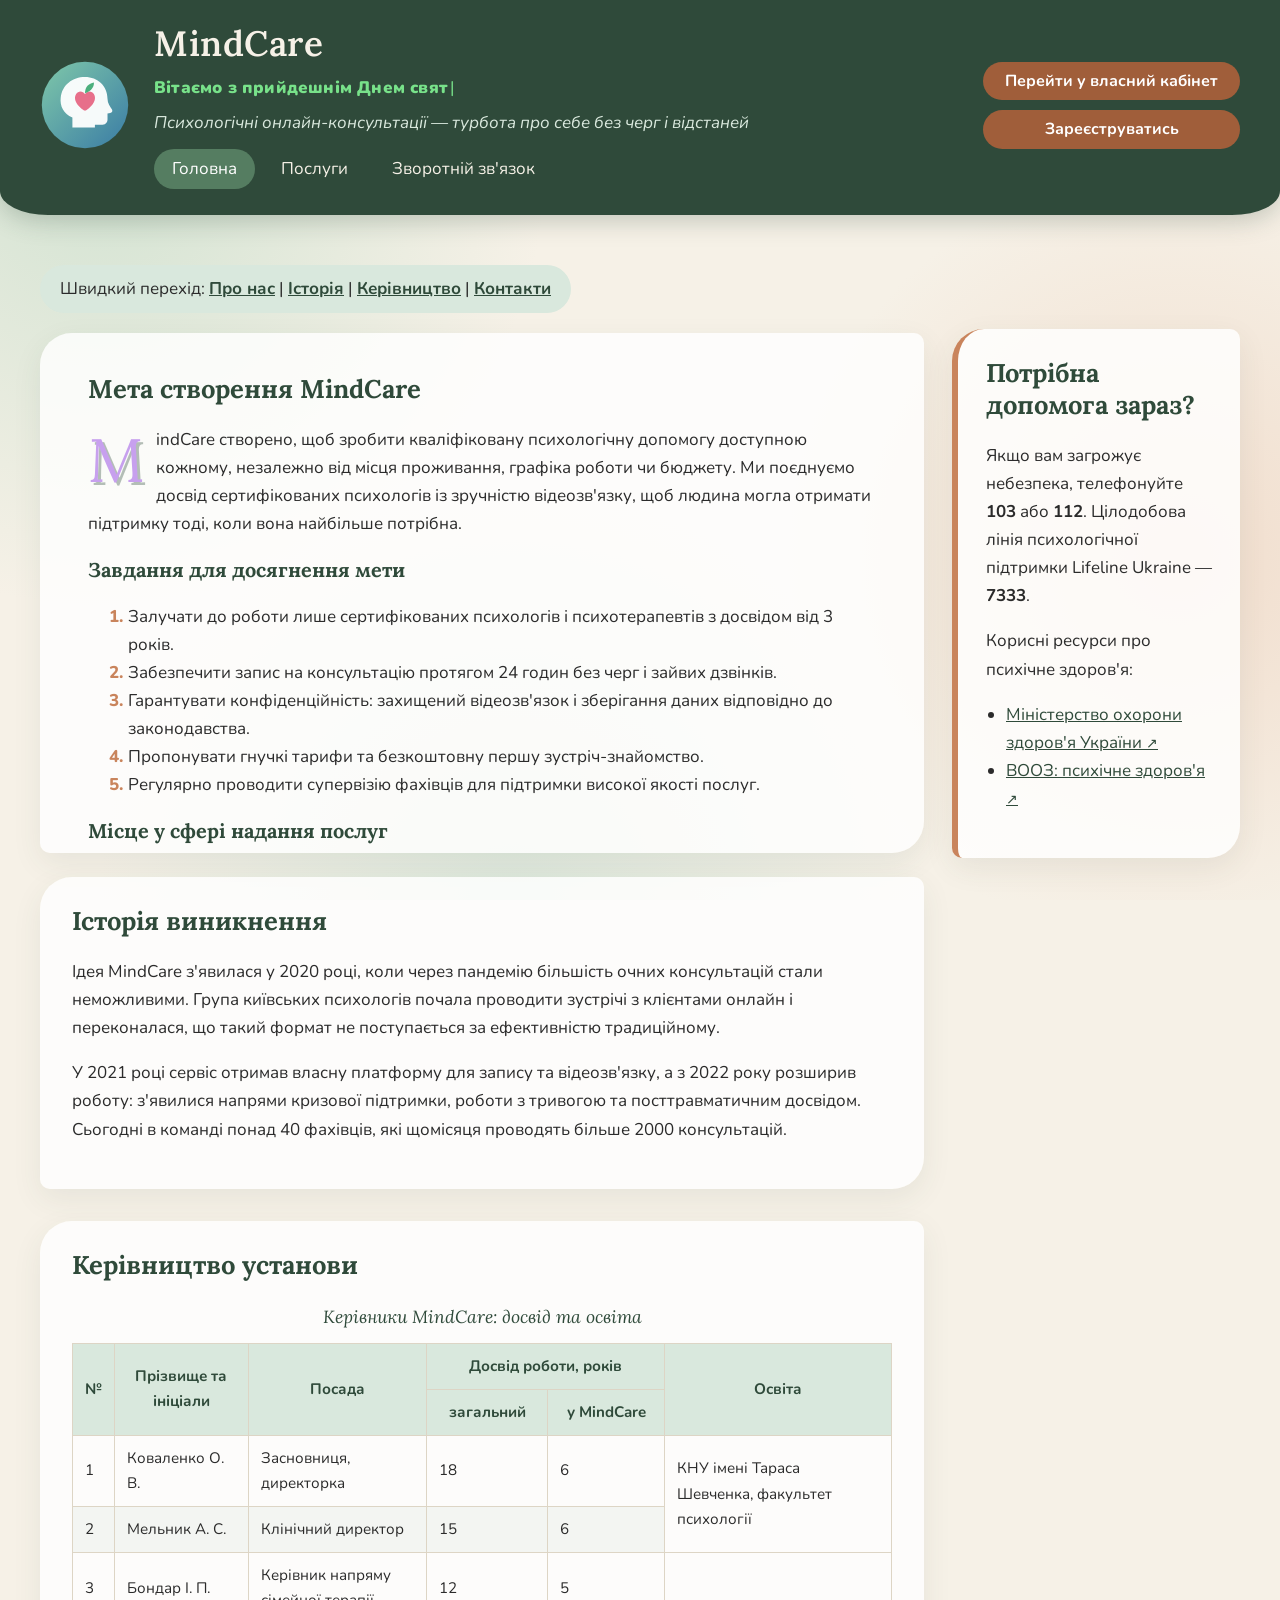
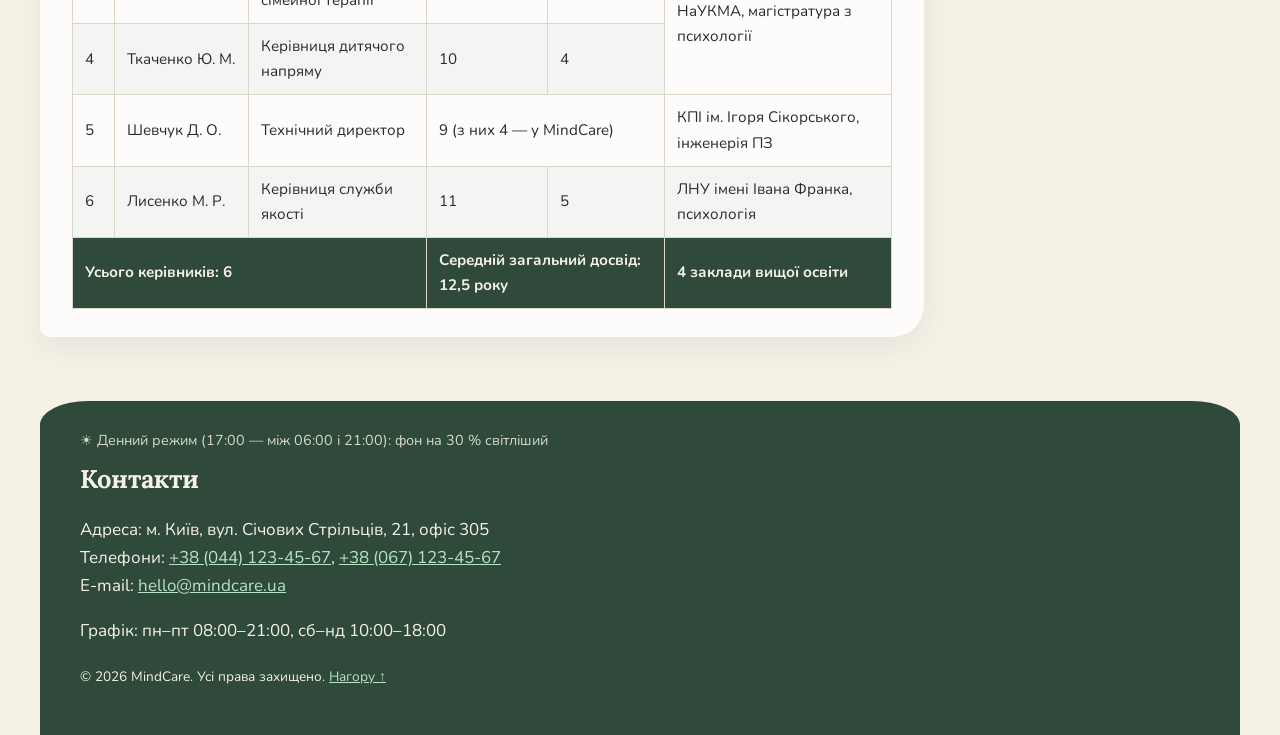
<file: index.html>
<!DOCTYPE html>
<html lang="uk">
<head>
    <meta charset="UTF-8">
    <meta name="viewport" content="width=device-width, initial-scale=1.0">
    <meta name="description" content="MindCare — онлайн-консультації психолога: індивідуальна, сімейна та дитяча терапія.">
    <title>MindCare - Психологічні онлайн-консультації</title>
    <link rel="icon" href="img/logo.svg" type="image/svg+xml">
    <!-- ЛР5: normalize.css вирівнює стилі за замовчуванням у різних браузерах -->
    <link rel="stylesheet" href="css/normalize.css">
    <link rel="stylesheet" href="css/styles.css">
    <link rel="stylesheet" href="css/dynamic.css">
    <script src="js/daytime.js" defer></script>
    <script src="js/typewriter.js" defer></script>
    <script src="js/header-offset.js" defer></script>
    <!-- Внутрішня таблиця стилів: правила, специфічні для Головної сторінки -->
    <style>
        /* ===== Сітка сторінки (Grid) ===== */
        body {
            display: grid;
            grid-template-columns: minmax(0, 1fr) 20rem;
            grid-template-areas:
                "main   aside"
                "footer footer";
            column-gap: 1.75rem;
            row-gap: 3rem;
            padding: calc(var(--header-h, var(--header-guess, 13.5rem)) + 3.125rem) 2.5rem 0;   /* висота шапки + відступ */
        }

        /* ===== Шапка: абсолютне позиціонування з 0 відступом зверху ===== */
        header {
            position: absolute;
            top: 0;
            left: 0;
            right: 0;
            z-index: 10;
            display: grid;
            grid-template-columns: auto 1fr auto;
            grid-template-areas:
                "logo title   actions"
                "logo typer   actions"
                "logo tagline actions"
                "logo nav     actions";
            column-gap: 1.5rem;
            row-gap: 0.375rem;
            align-items: center;
            padding: 1.375rem 2.5rem 1.625rem;
        }
        header img           { grid-area: logo; }
        header h1            { grid-area: title; }
        header .typewriter   { grid-area: typer; }
        header .tagline      { grid-area: tagline; }
        header nav           { grid-area: nav; margin-top: 0.375rem; }
        header > p:last-of-type {
            grid-area: actions;
            display: grid;
            gap: 0.625rem;
        }

        /* ===== Основна частина ===== */
        main {
            grid-area: main;
            position: relative;
            display: grid;
            align-content: start;
        }

        /* Рядок швидкого переходу */
        main > p:first-child {
            margin: 0 0 0.75rem;
            padding: 0.625rem 1.25rem;
            border-radius: 999px;
            background-color: var(--sage-light);
            justify-self: start;
        }
        main > p:first-child a {
            color: var(--forest);
            font-weight: 700;
        }

        article {
            margin: 1rem 0;
            padding: 1.75rem 2rem;
        }

        /* ===== Блок «Мета створення»: зовнішні відступи менші за внутрішні ===== */
        #about {
            margin: 0.5rem 0;              /* зовнішні — 0.5rem (8px)  */
            padding: 2.5rem 3rem;         /* внутрішні — 2.5rem і 3rem (40px і 48px) */
            /* найбільше тексту → смуга прокручування з'являється, коли текст не вміщується */
            max-height: 32.5rem;
            overflow-y: auto;
            overflow-x: hidden;
            scrollbar-width: thin;
            scrollbar-color: var(--sage) transparent;
        }

        /* ЛР5: scrollbar-width/color не підтримує Safari — для WebKit/Blink свій псевдоелемент */
        #about::-webkit-scrollbar {
            width: 8px;
        }
        #about::-webkit-scrollbar-thumb {
            background-color: var(--sage);
            border-radius: 8px;
        }

        /* Перша літера опису мети: псевдоелемент ::first-letter + float */
        #about > p:first-of-type::first-letter {
            float: left;
            font-family: "Lora", Georgia, serif;
            font-size: 3.6em;
            line-height: 0.9;
            margin: 0.375rem 0.75rem 0 0;
            color: hsl(270, 70%, 78%);                         /* світло-фіолетовий */
            text-shadow: 3px 3px 0 rgba(47, 74, 58, 0.35);    /* тінь */
        }

        /* Загальний комбінатор сусідніх елементів (~): абзаци після підзаголовка */
        #about h3 ~ p {
            border-left: 4px solid var(--sage);
            padding-left: 1rem;
        }

        #about ol li::marker {
            color: var(--clay);
            font-weight: 800;
        }

        /* ===== Історія та таблиця керівників: перехід (transition) ===== */
        #history,
        #team {
            transition:
                transform 0.35s ease,
                box-shadow 0.35s ease,
                background-color 0.35s ease;
        }
        #history:hover,
        #team:hover {
            transform: translate(-5px, 5px);                  /* 5px ліворуч і вниз */
            box-shadow: -10px 14px 30px rgba(47, 74, 58, 0.22);
            background-color: var(--card-hover);
        }

        #team {
            overflow-x: auto;
        }

        table {
            width: 100%;
            border-collapse: collapse;
            font-size: 0.95rem;
        }
        caption {
            font-family: "Lora", Georgia, serif;
            font-style: italic;
            font-size: 1.1rem;
            color: var(--forest);
            padding-bottom: 0.75rem;
        }
        th,
        td {
            border: 1px solid #ddd5c5;
            padding: 0.625rem 0.75rem;
            text-align: left;
            vertical-align: middle;
        }
        thead th {
            background-color: var(--sage-light);
            color: var(--forest);
            text-align: center;
        }
        tbody tr:nth-child(even) {
            background-color: var(--row-alt);
        }
        tfoot th,
        tfoot td {
            background-color: var(--forest);
            color: var(--sand);
            font-weight: 700;
        }

        /* ===== Бічна панель: «липке» позиціонування ===== */
        aside {
            grid-area: aside;
            position: -webkit-sticky;
            position: sticky;
            top: 1.5rem;
            z-index: 1;
            align-self: start;
            margin-top: 4rem;
            padding: 1.75rem;
            border-left: 6px solid var(--clay);
        }
        aside ul {
            padding-left: 1.25rem;
        }
        aside a {
            color: var(--forest);
        }

        /* ===== Підвал: через 2 с наведення шрифт стає червоним напівжирним ===== */
        footer {
            grid-area: footer;
        }
        footer address {
            font-style: normal;
            transition: color 0s, font-weight 0s;
        }
        footer address:hover {
            color: red;
            font-weight: 700;
            transition-delay: 2s;
        }
        /* посилання успадковують колір адреси, тож змінюються разом із нею */
        footer address:hover a {
            color: inherit;
        }

        /* ===== Адаптивність ===== */
        @media (max-width: 900px) {
            body {
                grid-template-columns: 1fr;
                grid-template-areas:
                    "main"
                    "aside"
                    "footer";
                padding: calc(var(--header-h, var(--header-guess, 18.4rem)) + 2rem) 1rem 0;
            }
            header {
                grid-template-columns: auto 1fr;
                grid-template-areas:
                    "logo    title"
                    "typer   typer"
                    "tagline tagline"
                    "nav     nav"
                    "actions actions";
                padding: 1.125rem 1.25rem 1.375rem;
            }
            header > p:last-of-type {
                grid-auto-flow: column;
                justify-content: start;
            }
            aside {
                position: static;
                margin-top: 0;
            }
            #about {
                padding: 1.75rem 1.5rem;
            }
        }
    </style>
    <!-- ЛР5: медіазапити підключено останніми, щоб вони мали вищий пріоритет -->
    <link rel="stylesheet" href="css/responsive.css">
</head>
<body class="page-home">

    <header>
        <img src="img/logo.svg" alt="Логотип MindCare" width="90" height="90">
        <h1>MindCare</h1>
        <p class="typewriter" id="typewriter"></p>
        <p class="tagline"><i>Психологічні онлайн-консультації — турбота про себе без черг і відстаней</i></p>

        <nav>
            <ul>
                <li><a href="index.html" aria-current="page">Головна</a></li>
                <li><a href="services.html">Послуги</a></li>
                <li><a href="feedback.html">Зворотній зв'язок</a></li>
            </ul>
        </nav>

        <p>
            <button type="button" title="Вхід до особистого кабінету клієнта">Перейти у власний кабінет</button>
            <button type="button" title="Створити новий обліковий запис">Зареєструватись</button>
        </p>
    </header>

    <main>
        <p>
            Швидкий перехід:
            <a href="#about">Про нас</a> |
            <a href="#history">Історія</a> |
            <a href="#team">Керівництво</a> |
            <a href="#contacts">Контакти</a>
        </p>

        <article id="about">
            <h2>Мета створення MindCare</h2>
            <p>
                MindCare створено, щоб зробити кваліфіковану психологічну допомогу доступною
                кожному, незалежно від місця проживання, графіка роботи чи бюджету. Ми поєднуємо
                досвід сертифікованих психологів із зручністю відеозв'язку, щоб людина могла
                отримати підтримку тоді, коли вона найбільше потрібна.
            </p>

            <h3>Завдання для досягнення мети</h3>
            <ol type="1">
                <li>Залучати до роботи лише сертифікованих психологів і психотерапевтів з досвідом від 3 років.</li>
                <li>Забезпечити запис на консультацію протягом 24 годин без черг і зайвих дзвінків.</li>
                <li>Гарантувати конфіденційність: захищений відеозв'язок і зберігання даних відповідно до законодавства.</li>
                <li>Пропонувати гнучкі тарифи та безкоштовну першу зустріч-знайомство.</li>
                <li>Регулярно проводити супервізію фахівців для підтримки високої якості послуг.</li>
            </ol>

            <h3>Місце у сфері надання послуг</h3>
            <p>
                MindCare належить до сфери медико-психологічних послуг і працює у форматі
                <dfn>телепсихології</dfn> — дистанційного консультування за допомогою інтернету.
                Сервіс не замінює екстреної медичної допомоги, але доповнює роботу державних
                і приватних закладів, знімаючи бар'єри доступу до психолога.
            </p>
            <p>
                <span>Ми віримо, що</span> <i>піклування про психічне здоров'я</i> — це
                <b>така ж норма</b>, як турбота про фізичне, а <em>звернення по допомогу</em> —
                ознака <u>сили, а не слабкості</u>.
            </p>
        </article>

        <article id="history">
            <h2>Історія виникнення</h2>
            <p>
                Ідея MindCare з'явилася у 2020 році, коли через пандемію більшість очних
                консультацій стали неможливими. Група київських психологів почала проводити
                зустрічі з клієнтами онлайн і переконалася, що такий формат не поступається
                за ефективністю традиційному.
            </p>
            <p>
                У 2021 році сервіс отримав власну платформу для запису та відеозв'язку,
                а з 2022 року розширив роботу: з'явилися напрями кризової підтримки,
                роботи з тривогою та посттравматичним досвідом. Сьогодні в команді понад
                40 фахівців, які щомісяця проводять більше 2000 консультацій.
            </p>
        </article>

        <article id="team">
            <h2>Керівництво установи</h2>
            <table border="1" cellpadding="6">
                <caption>Керівники MindCare: досвід та освіта</caption>
                <thead>
                    <tr>
                        <th rowspan="2">№</th>
                        <th rowspan="2">Прізвище та ініціали</th>
                        <th rowspan="2">Посада</th>
                        <th colspan="2">Досвід роботи, років</th>
                        <th rowspan="2">Освіта</th>
                    </tr>
                    <tr>
                        <th>загальний</th>
                        <th>у MindCare</th>
                    </tr>
                </thead>
                <tbody>
                    <tr>
                        <td>1</td>
                        <td>Коваленко О. В.</td>
                        <td>Засновниця, директорка</td>
                        <td>18</td>
                        <td>6</td>
                        <td rowspan="2">КНУ імені Тараса Шевченка, факультет психології</td>
                    </tr>
                    <tr>
                        <td>2</td>
                        <td>Мельник А. С.</td>
                        <td>Клінічний директор</td>
                        <td>15</td>
                        <td>6</td>
                    </tr>
                    <tr>
                        <td>3</td>
                        <td>Бондар І. П.</td>
                        <td>Керівник напряму сімейної терапії</td>
                        <td>12</td>
                        <td>5</td>
                        <td rowspan="2">НаУКМА, магістратура з психології</td>
                    </tr>
                    <tr>
                        <td>4</td>
                        <td>Ткаченко Ю. М.</td>
                        <td>Керівниця дитячого напряму</td>
                        <td>10</td>
                        <td>4</td>
                    </tr>
                    <tr>
                        <td>5</td>
                        <td>Шевчук Д. О.</td>
                        <td>Технічний директор</td>
                        <td colspan="2">9 (з них 4 — у MindCare)</td>
                        <td>КПІ ім. Ігоря Сікорського, інженерія ПЗ</td>
                    </tr>
                    <tr>
                        <td>6</td>
                        <td>Лисенко М. Р.</td>
                        <td>Керівниця служби якості</td>
                        <td>11</td>
                        <td>5</td>
                        <td>ЛНУ імені Івана Франка, психологія</td>
                    </tr>
                </tbody>
                <tfoot>
                    <tr>
                        <th colspan="3">Усього керівників: 6</th>
                        <td colspan="2">Середній загальний досвід: 12,5 року</td>
                        <td>4 заклади вищої освіти</td>
                    </tr>
                </tfoot>
            </table>
        </article>
    </main>

    <aside>
        <h2>Потрібна допомога зараз?</h2>
        <p>
            Якщо вам загрожує небезпека, телефонуйте <b>103</b> або <b>112</b>.
            Цілодобова лінія психологічної підтримки Lifeline Ukraine — <b>7333</b>.
        </p>
        <p>Корисні ресурси про психічне здоров'я:</p>
        <ul>
            <li><a href="https://moz.gov.ua/" target="_blank">Міністерство охорони здоров'я України</a></li>
            <li><a href="https://www.who.int/health-topics/mental-health" target="_blank">ВООЗ: психічне здоров'я</a></li>
        </ul>
    </aside>

    <footer id="contacts">
        <h2>Контакти</h2>
        <address>
            Адреса: м. Київ, вул. Січових Стрільців, 21, офіс 305<br>
            Телефони: <a href="tel:+380441234567">+38 (044) 123-45-67</a>,
            <a href="tel:+380671234567">+38 (067) 123-45-67</a><br>
            E-mail: <a href="mailto:hello@mindcare.ua">hello@mindcare.ua</a>
        </address>
        <p>Графік: пн–пт 08:00–21:00, сб–нд 10:00–18:00</p>
        <p><small>&copy; 2026 MindCare. Усі права захищено. <a href="#about">Нагору &uarr;</a></small></p>
    </footer>

</body>
</html>
</file>
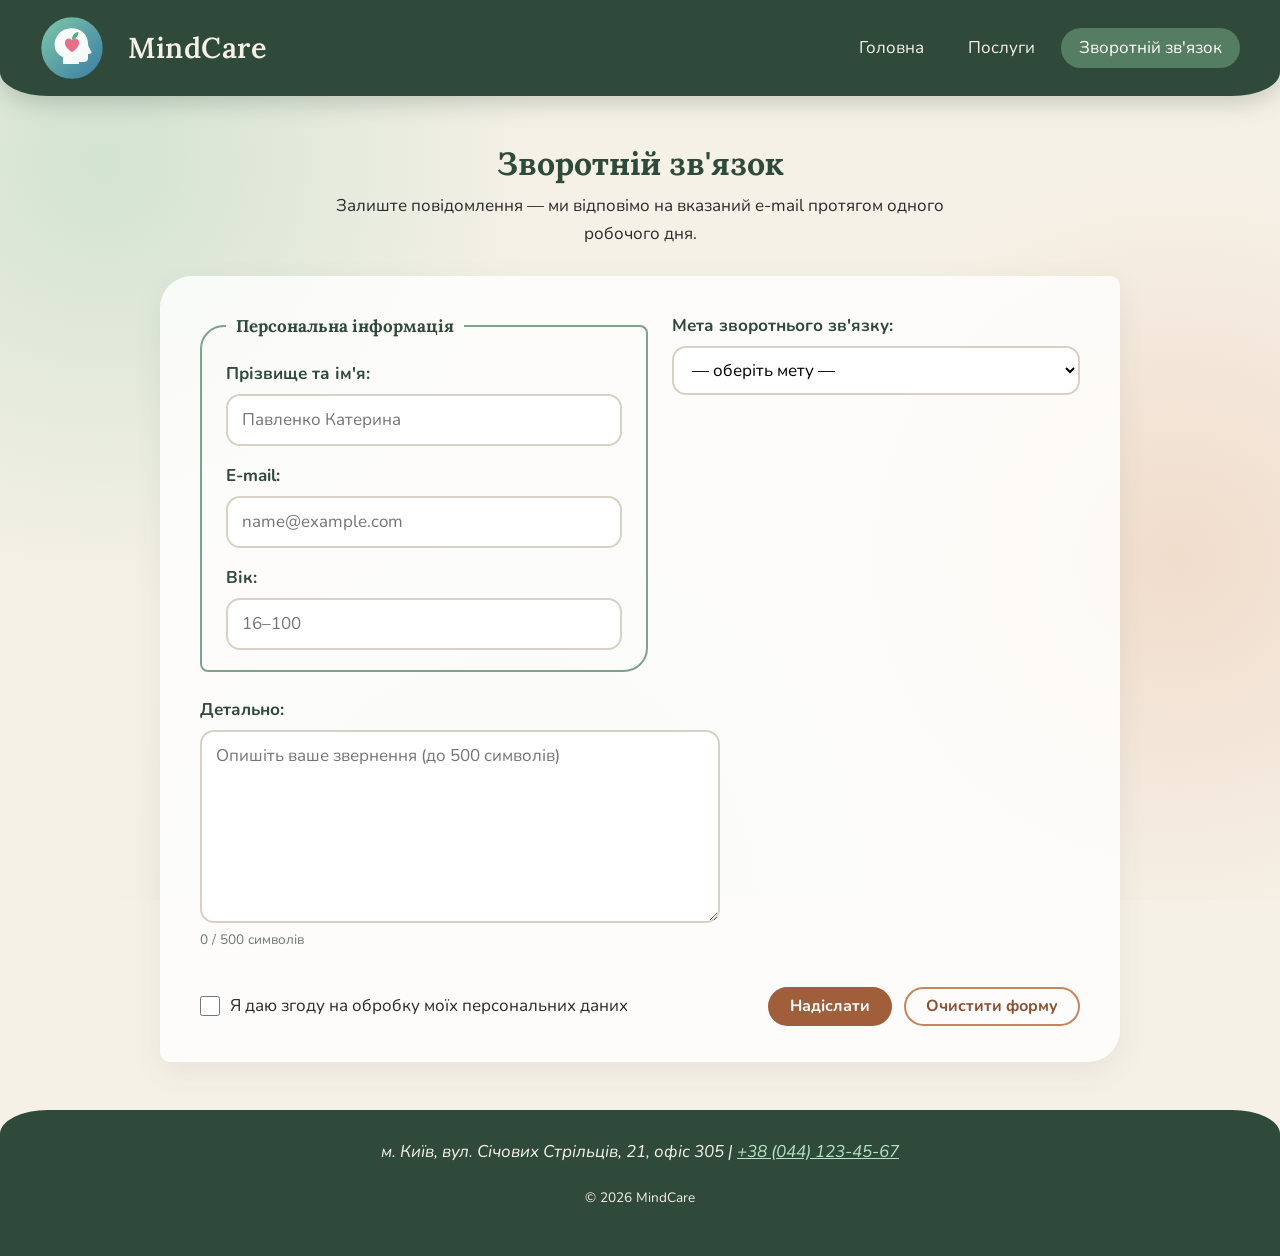
<file: feedback.html>
<!DOCTYPE html>
<html lang="uk">
<head>
    <meta charset="UTF-8">
    <meta name="viewport" content="width=device-width, initial-scale=1.0">
    <meta name="description" content="Зворотній зв'язок MindCare: залиште питання чи відгук — відповімо на e-mail протягом одного робочого дня.">
    <title>Зворотній зв'язок | MindCare</title>
    <link rel="icon" href="img/logo.svg" type="image/svg+xml">
    <!-- ЛР5: normalize.css вирівнює стилі за замовчуванням у різних браузерах -->
    <link rel="stylesheet" href="css/normalize.css">
    <link rel="stylesheet" href="css/styles.css">
    <link rel="stylesheet" href="css/dynamic.css">
    <script src="js/feedback-tooltip.js" defer></script>
    <script src="js/feedback-form.js" defer></script>
    <!-- Внутрішня таблиця стилів: сторінка «Зворотній зв'язок» побудована на Flexbox -->
    <style>
        /* ===== Сторінка — flex-контейнер у стовпчик ===== */
        body {
            display: flex;
            flex-direction: column;
            min-height: 100vh;
        }

        /* ===== Шапка — flex-контейнер у рядок ===== */
        header {
            display: flex;
            flex-flow: row wrap;
            justify-content: space-between;
            align-items: center;
            gap: 1rem 1.5rem;
            padding: 1rem 2.5rem;
        }
        header img {
            width: 4rem;
            height: 4rem;
        }
        header h1 {
            flex-grow: 1;                 /* назва забирає вільне місце */
            font-size: 1.8rem;
        }

        /* ===== Основна частина ===== */
        main {
            flex: 1 0 auto;               /* розтягується, щоб підвал був унизу */
            display: flex;
            flex-direction: column;
            align-items: center;
            padding: 3rem 1.5rem;
        }
        main > h2 {
            font-size: 2rem;
            margin-bottom: 0.5rem;
        }
        main > p {
            margin: 0 0 1.75rem;
            max-width: 38.75rem;
            text-align: center;
        }

        /* ===== Форма — flex-контейнер з перенесенням рядків ===== */
        form {
            display: flex;
            flex-flow: row wrap;
            justify-content: space-between;
            align-items: stretch;
            align-content: flex-start;
            gap: 1.5rem;
            width: min(60rem, 100%);
            padding: 2.25rem 2.5rem;
            background-color: var(--card);
            border-radius: var(--radius-organic);
            box-shadow: 0 10px 30px rgba(47, 74, 58, 0.08);
        }

        /* «Персональна інформація» — ліва колонка */
        fieldset {
            order: 1;
            flex: 1 1 20rem;
            display: flex;
            flex-direction: column;
            gap: 0.25rem;
            margin: 0;
            padding: 1.25rem 1.5rem 0.5rem;
            border: 2px solid var(--sage);
            border-radius: 24px 8px 24px 8px;
        }
        legend {
            padding: 0 0.625rem;
            font-family: "Lora", Georgia, serif;
            font-weight: 700;
            color: var(--forest);
        }

        /* Поле: підпис над елементом керування */
        .field {
            display: flex;
            flex-direction: column;
            gap: 0.375rem;
            margin: 0 0 0.75rem;
        }
        .field label {
            font-weight: 700;
            color: var(--forest);
        }

        /* «Мета» і «Детально» — права колонка */
        .field-purpose {
            order: 2;
            flex: 1 1 17.5rem;
            align-self: flex-start;
        }
        .field-details {
            order: 3;
            flex: 2 1 100%;
        }

        /* Згода і кнопки — нижній рядок */
        .field-consent {
            order: 4;
            flex: 1 1 auto;
            display: flex;
            align-items: center;
            gap: 0.625rem;
            margin: 0;
        }
        .form-actions {
            order: 5;
            flex: 0 0 auto;               /* кнопки не стискаються */
            align-self: center;
            display: flex;
            gap: 0.75rem;
            margin: 0;
        }

        /* Елементи керування */
        input,
        select,
        textarea {
            font: inherit;
            padding: 0.625rem 0.875rem;
            border: 2px solid #d8d2c4;
            border-radius: 14px;
            background-color: white;
            transition: border-color 0.25s, box-shadow 0.25s;
        }
        textarea {
            resize: vertical;
            max-width: 100%;
        }
        input:focus,
        select:focus,
        textarea:focus {
            outline: none;
            border-color: var(--sage);
            box-shadow: 0 0 0 4px hsla(138, 24%, 57%, 0.25);
        }
        /* Селектор атрибута: заповнене, але неправильне поле */
        input[type="email"]:not(:-ms-input-placeholder):invalid, input[type="number"]:not(:-ms-input-placeholder):invalid {
            border-color: firebrick;
        }
        input[type="email"]:not(:placeholder-shown):invalid,
        input[type="number"]:not(:placeholder-shown):invalid {
            border-color: firebrick;
        }
        input[type="checkbox"] {
            width: 1.25rem;
            height: 1.25rem;
            accent-color: var(--forest);
        }

        footer {
            text-align: center;
        }

        @media (max-width: 700px) {
            header { padding: 0.75rem 1rem; }
            form   { padding: 1.5rem 1.25rem; }
            .form-actions { flex-grow: 1; justify-content: center; }
        }
    </style>
    <!-- ЛР5: медіазапити підключено останніми, щоб вони мали вищий пріоритет -->
    <link rel="stylesheet" href="css/responsive.css">
</head>
<body class="page-feedback">

    <header>
        <img src="img/logo.svg" alt="Логотип MindCare" width="90" height="90">
        <h1>MindCare</h1>
        <nav>
            <ul>
                <li><a href="index.html">Головна</a></li>
                <li><a href="services.html">Послуги</a></li>
                <li><a href="feedback.html" aria-current="page">Зворотній зв'язок</a></li>
            </ul>
        </nav>
    </header>

    <main>
        <h2>Зворотній зв'язок</h2>
        <p>Залиште повідомлення — ми відповімо на вказаний e-mail протягом одного робочого дня.</p>

        <form action="#" method="get">
            <fieldset>
                <legend>Персональна інформація</legend>

                <p class="field">
                    <label for="full-name">Прізвище та ім'я:</label>
                    <input type="text" id="full-name" name="full-name"
                           placeholder="Павленко Катерина" minlength="3" maxlength="60" required>
                </p>

                <p class="field">
                    <label for="email">E-mail:</label>
                    <input type="email" id="email" name="email"
                           placeholder="name@example.com" required>
                </p>

                <p class="field">
                    <label for="age">Вік:</label>
                    <input type="number" id="age" name="age" min="16" max="100" placeholder="16–100" required>
                </p>
            </fieldset>

            <p class="field field-purpose">
                <label for="purpose">Мета зворотнього зв'язку:</label>
                <select id="purpose" name="purpose" required>
                    <option value="" selected disabled>— оберіть мету —</option>
                    <option value="cooperation">Співпраця</option>
                    <option value="quality-complaint">Скарга на якість послуги</option>
                    <option value="suggestion">Пропозиція</option>
                    <option value="site-error">Наявність помилки на сайті</option>
                </select>
            </p>

            <p class="field field-details">
                <label for="details">Детально:</label>
                <textarea id="details" name="details" rows="6" cols="50" maxlength="500"
                          placeholder="Опишіть ваше звернення (до 500 символів)"></textarea>
            </p>

            <p class="field-consent">
                <input type="checkbox" id="consent" name="consent" required>
                <label for="consent">Я даю згоду на обробку моїх персональних даних</label>
            </p>

            <p class="form-actions">
                <button type="submit">Надіслати</button>
                <button type="reset" onclick="return confirmReset()">Очистити форму</button>
            </p>
        </form>
    </main>

    <footer>
        <address>
            м. Київ, вул. Січових Стрільців, 21, офіс 305 |
            <a href="tel:+380441234567">+38 (044) 123-45-67</a>
        </address>
        <p><small>&copy; 2026 MindCare</small></p>
    </footer>

</body>
</html>
</file>
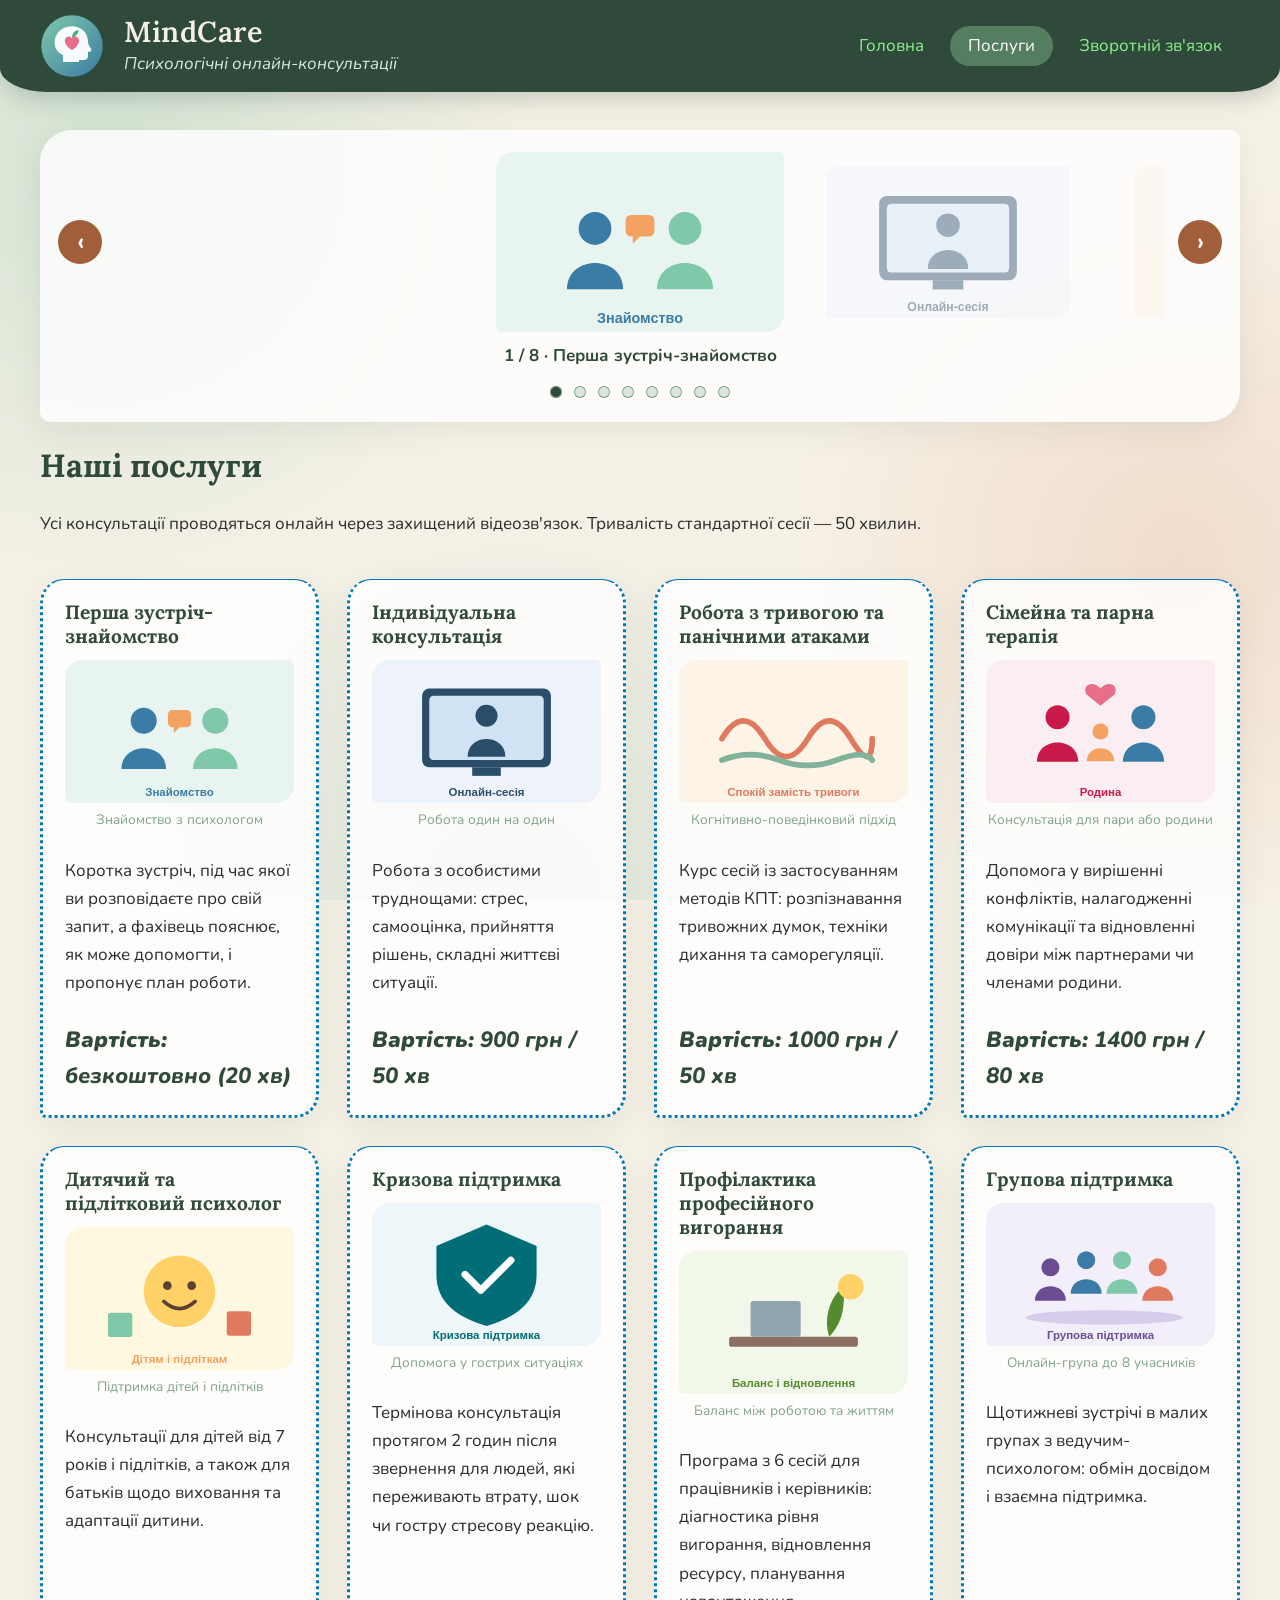
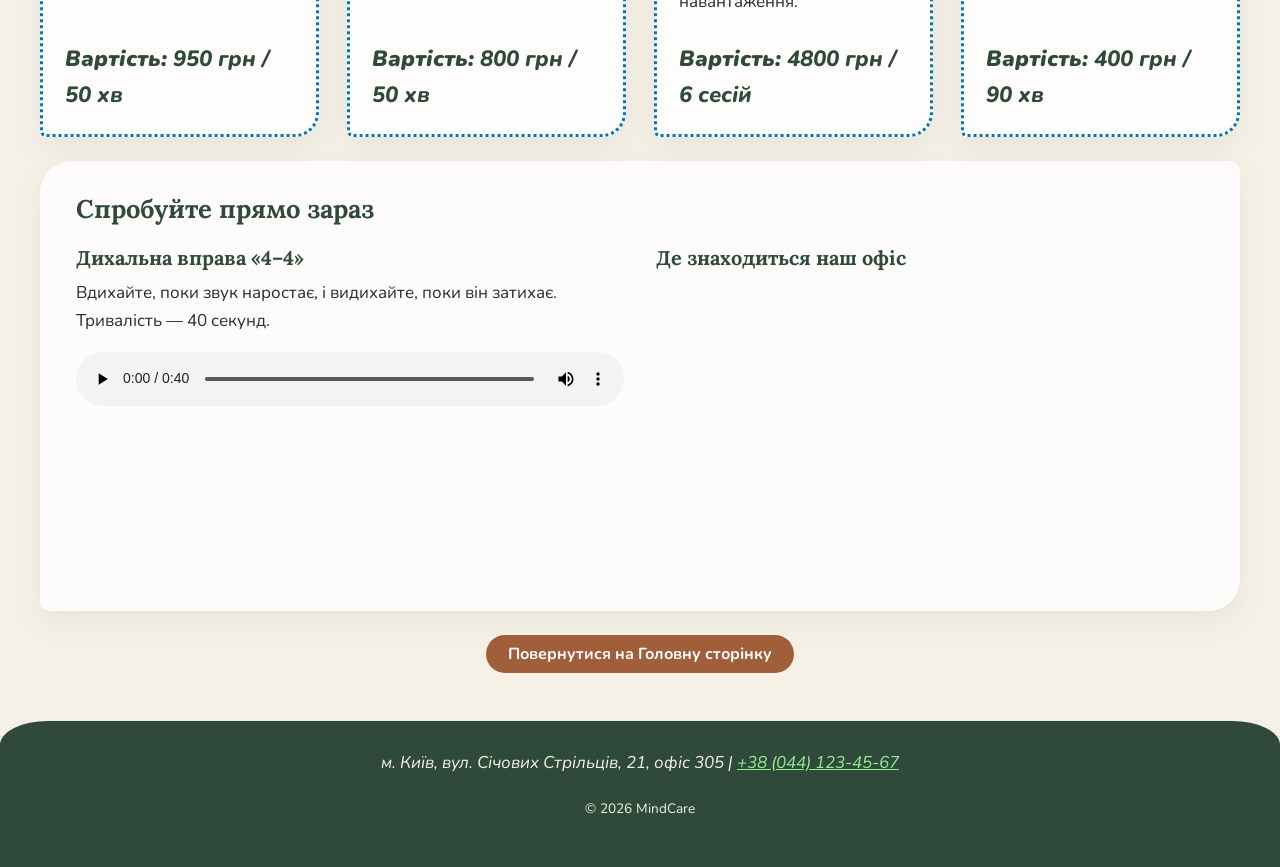
<file: services.html>
<!DOCTYPE html>
<html lang="uk">
<head>
    <meta charset="UTF-8">
    <meta name="viewport" content="width=device-width, initial-scale=1.0">
    <meta name="description" content="Послуги MindCare: перша зустріч, індивідуальні, сімейні та дитячі онлайн-консультації психолога, ціни та тривалість сесій.">
    <title>Послуги | MindCare</title>
    <link rel="icon" href="img/logo.svg" type="image/svg+xml">
    <!-- ЛР5: normalize.css вирівнює стилі за замовчуванням у різних браузерах -->
    <link rel="stylesheet" href="css/normalize.css">
    <link rel="stylesheet" href="css/styles.css">
    <link rel="stylesheet" href="css/dynamic.css">
    <script src="js/carousel.js" defer></script>
    <script src="js/lot-question.js" defer></script>
    <script src="js/header-offset.js" defer></script>
    <!-- Внутрішня таблиця стилів: правила сторінки «Послуги» -->
    <style>
        /* ===== Шапка зафіксована зверху ===== */
        header {
            position: fixed;
            top: 0;
            left: 0;
            right: 0;
            z-index: 10;
            display: grid;
            grid-template-columns: auto 1fr auto;
            grid-template-areas:
                "logo title   nav"
                "logo tagline nav";
            column-gap: 1.25rem;
            align-items: center;
            padding: 0.875rem 2.5rem;
        }
        header img               { grid-area: logo; width: 4rem; height: 4rem; }
        header h1                { grid-area: title; font-size: 1.8rem; }
        header > p               { grid-area: tagline; }
        header nav               { grid-area: nav; }

        /* ===== Сітка сторінки (Grid) ===== */
        body {
            display: grid;
            grid-template-rows: auto 1fr auto;
            min-height: 100vh;
            padding-top: calc(var(--header-h, 5.75rem) + 2.375rem);   /* висота шапки + відступ */
        }
        main {
            display: grid;
            gap: 1.5rem;
            width: min(75rem, 100% - 3rem);
            margin: 0 auto 3rem;
        }
        main > h2 {
            font-size: 2rem;
            margin-bottom: 0;
        }

        /* Картки послуг: адаптивна сітка */
        .services {
            list-style: none;
            margin: 0;
            padding: 0;
            display: grid;
            grid-template-columns: repeat(auto-fill, minmax(16.875rem, 1fr));
            gap: 1.75rem;
        }
        .services > li {
            display: grid;
        }

        /* Рамка темно-голубого кольору: верхня межа суцільна тонка, решта — крапкові */
        .services article {
            display: grid;
            grid-template-rows: auto auto 1fr auto;
            padding: 1.25rem 1.375rem;
            border: 3px dotted rgb(0, 119, 182);
            border-top: 1px solid rgb(0, 119, 182);
            border-radius: 24px 24px 24px 6px;
        }
        .services h3 {
            margin: 0 0 0.75rem;
            font-size: 1.2rem;
        }
        figure {
            margin: 0 0 0.5rem;
        }
        figure img {
            display: block;
            width: 100%;
            height: auto;
            border-radius: 18px 6px 18px 6px;
        }
        figcaption {
            margin-top: 0.375rem;
            font-size: 0.85rem;
            color: var(--sage);
            text-align: center;
        }

        /* Ілюстрація при наведенні анімується до свого негативу */
        figure img:hover {
            animation: to-negative 0.8s ease forwards;
        }
        @keyframes to-negative {
            from { -webkit-filter: invert(0); filter: invert(0); }
            to   { -webkit-filter: invert(1); filter: invert(1); }
        }

        /* «Вартість послуги»: більша вага і висота гліфів, похилий шрифт */
        .price {
            margin: 0.5rem 0 0;
            font-size: 1.3em;
            font-weight: 800;
            font-style: italic;
            color: var(--forest);
        }
        .price b {
            font-weight: 900;
        }

        /* Посилання, за якими ще не переходили, — світло-зелені */
        a:link {
            color: lightgreen;
        }

        /* Блок з аудіо та картою */
        main > section {
            display: grid;
            grid-template-columns: 1fr 1fr;
            grid-template-areas:
                "title title"
                "a-head m-head"
                "a-text map"
                "audio  map";
            grid-template-rows: auto auto auto 1fr;
            column-gap: 2rem;
            align-items: start;
            padding: 2rem 2.25rem;
        }
        main > section h2                  { grid-area: title; }
        main > section h3:first-of-type    { grid-area: a-head; margin: 0 0 0.5rem; }
        main > section h3:last-of-type     { grid-area: m-head; margin: 0 0 0.5rem; }
        main > section p                   { grid-area: a-text; margin-top: 0; }
        main > section audio               { grid-area: audio; width: 100%; }
        main > section iframe {
            grid-area: map;
            width: 100%;
            border: 0;
            border-radius: 18px;
        }

        main > form {
            justify-self: center;
        }

        footer {
            text-align: center;
        }

        @media (max-width: 800px) {
            header {
                position: fixed;
                grid-template-columns: auto 1fr;
                grid-template-areas:
                    "logo title"
                    "nav  nav";
                padding: 0.625rem 1rem;
            }
            header > p { display: none; }
            body { padding-top: calc(var(--header-h, 7.75rem) + 2rem); }
            main > section {
                grid-template-columns: 1fr;
                grid-template-areas: "title" "a-head" "a-text" "audio" "m-head" "map";
            }
        }
    </style>
    <!-- ЛР5: медіазапити підключено останніми, щоб вони мали вищий пріоритет -->
    <link rel="stylesheet" href="css/responsive.css">
</head>
<body class="page-services">

    <header>
        <img src="img/logo.svg" alt="Логотип MindCare" width="90" height="90">
        <h1>MindCare</h1>
        <p><i>Психологічні онлайн-консультації</i></p>
        <nav>
            <ul>
                <li><a href="index.html">Головна</a></li>
                <li><a href="services.html" aria-current="page">Послуги</a></li>
                <li><a href="feedback.html">Зворотній зв'язок</a></li>
            </ul>
        </nav>
    </header>

    <main>
        <!-- Карусель з ілюстрацій послуг (слайди будує js/carousel.js) -->
        <div class="carousel" role="region" aria-roledescription="карусель" aria-label="Ілюстрації послуг">
            <button type="button" class="carousel-btn carousel-prev" aria-label="Попередня послуга">&lsaquo;</button>
            <div class="carousel-viewport">
                <ul class="carousel-track"></ul>
            </div>
            <button type="button" class="carousel-btn carousel-next" aria-label="Наступна послуга">&rsaquo;</button>
            <p class="carousel-caption" aria-live="polite"></p>
            <div class="carousel-dots"></div>
        </div>

        <h2>Наші послуги</h2>
        <p>Усі консультації проводяться онлайн через захищений відеозв'язок. Тривалість стандартної сесії — 50 хвилин.</p>

        <ol class="services">
            <li>
                <article>
                    <h3>Перша зустріч-знайомство</h3>
                    <figure>
                        <picture>
                            <source srcset="img/service1.svg" type="image/svg+xml">
                            <img src="img/service1.png" alt="Перша зустріч з психологом" width="320" height="200">
                        </picture>
                        <figcaption>Знайомство з психологом</figcaption>
                    </figure>
                    <p>Коротка зустріч, під час якої ви розповідаєте про свій запит, а фахівець пояснює, як може допомогти, і пропонує план роботи.</p>
                    <p class="price"><b>Вартість:</b> безкоштовно (20 хв)</p>
                </article>
            </li>
            <li>
                <article>
                    <h3>Індивідуальна консультація</h3>
                    <figure>
                        <img src="img/service2.svg" alt="Індивідуальна консультація" width="320" height="200">
                        <figcaption>Робота один на один</figcaption>
                    </figure>
                    <p>Робота з особистими труднощами: стрес, самооцінка, прийняття рішень, складні життєві ситуації.</p>
                    <p class="price"><b>Вартість:</b> 900 грн / 50 хв</p>
                </article>
            </li>
            <li>
                <article>
                    <h3>Робота з тривогою та панічними атаками</h3>
                    <figure>
                        <img src="img/service3.svg" alt="Робота з тривогою" width="320" height="200">
                        <figcaption>Когнітивно-поведінковий підхід</figcaption>
                    </figure>
                    <p>Курс сесій із застосуванням методів КПТ: розпізнавання тривожних думок, техніки дихання та саморегуляції.</p>
                    <p class="price"><b>Вартість:</b> 1000 грн / 50 хв</p>
                </article>
            </li>
            <li>
                <article>
                    <h3>Сімейна та парна терапія</h3>
                    <figure>
                        <img src="img/service4.svg" alt="Сімейна терапія" width="320" height="200">
                        <figcaption>Консультація для пари або родини</figcaption>
                    </figure>
                    <p>Допомога у вирішенні конфліктів, налагодженні комунікації та відновленні довіри між партнерами чи членами родини.</p>
                    <p class="price"><b>Вартість:</b> 1400 грн / 80 хв</p>
                </article>
            </li>
            <li>
                <article>
                    <h3>Дитячий та підлітковий психолог</h3>
                    <figure>
                        <img src="img/service5.svg" alt="Дитячий психолог" width="320" height="200">
                        <figcaption>Підтримка дітей і підлітків</figcaption>
                    </figure>
                    <p>Консультації для дітей від 7 років і підлітків, а також для батьків щодо виховання та адаптації дитини.</p>
                    <p class="price"><b>Вартість:</b> 950 грн / 50 хв</p>
                </article>
            </li>
            <li>
                <article>
                    <h3>Кризова підтримка</h3>
                    <figure>
                        <img src="img/service6.svg" alt="Кризова підтримка" width="320" height="200">
                        <figcaption>Допомога у гострих ситуаціях</figcaption>
                    </figure>
                    <p>Термінова консультація протягом 2 годин після звернення для людей, які переживають втрату, шок чи гостру стресову реакцію.</p>
                    <p class="price"><b>Вартість:</b> 800 грн / 50 хв</p>
                </article>
            </li>
            <li>
                <article>
                    <h3>Профілактика професійного вигорання</h3>
                    <figure>
                        <img src="img/service7.svg" alt="Профілактика вигорання" width="320" height="200">
                        <figcaption>Баланс між роботою та життям</figcaption>
                    </figure>
                    <p>Програма з 6 сесій для працівників і керівників: діагностика рівня вигорання, відновлення ресурсу, планування навантаження.</p>
                    <p class="price"><b>Вартість:</b> 4800 грн / 6 сесій</p>
                </article>
            </li>
            <li>
                <article>
                    <h3>Групова підтримка</h3>
                    <figure>
                        <img src="img/service8.svg" alt="Групова терапія" width="320" height="200">
                        <figcaption>Онлайн-група до 8 учасників</figcaption>
                    </figure>
                    <p>Щотижневі зустрічі в малих групах з ведучим-психологом: обмін досвідом і взаємна підтримка.</p>
                    <p class="price"><b>Вартість:</b> 400 грн / 90 хв</p>
                </article>
            </li>
        </ol>

        <section>
            <h2>Спробуйте прямо зараз</h2>
            <h3>Дихальна вправа «4–4»</h3>
            <p>Вдихайте, поки звук наростає, і видихайте, поки він затихає. Тривалість — 40 секунд.</p>
            <audio controls preload="metadata">
                <source src="media/breathing.mp3" type="audio/mpeg">
                Ваш браузер не підтримує відтворення аудіо.
            </audio>

            <h3>Де знаходиться наш офіс</h3>
            <iframe src="https://maps.google.com/maps?q=Київ,%20вул.%20Січових%20Стрільців,%2021&amp;z=15&amp;output=embed"
                    width="600" height="300" title="Карта: офіс MindCare у Києві" loading="lazy"></iframe>
        </section>

        <form action="index.html">
            <button type="submit">Повернутися на Головну сторінку</button>
        </form>
    </main>

    <!-- Модальне вікно з уточнювальним питанням (керує js/lot-question.js) -->
    <dialog id="lot-dialog" aria-labelledby="lot-dialog-title">
        <form>
            <h2 id="lot-dialog-title">Уточнимо ваш запит</h2>
            <p>Ви вже деякий час переглядаєте цю послугу. Дайте відповідь на одне питання — так ми перевіримо, чи вона вам підходить.</p>
            <label for="lot-dialog-answer" id="lot-dialog-question"></label>
            <textarea id="lot-dialog-answer" rows="4" maxlength="400" placeholder="Ваша відповідь"></textarea>
            <p id="lot-dialog-note" hidden></p>
            <div class="dialog-actions">
                <button type="button" data-close>Пізніше</button>
                <button type="submit">Надіслати відповідь</button>
            </div>
        </form>
        <div id="lot-dialog-thanks" hidden>
            <h2>Дякуємо!</h2>
            <p>Фахівець урахує вашу відповідь під час першої зустрічі й підкаже, чи підходить вам ця послуга.</p>
            <div class="dialog-actions">
                <button type="button" data-close>Закрити</button>
            </div>
        </div>
    </dialog>

    <footer>
        <address>
            м. Київ, вул. Січових Стрільців, 21, офіс 305 |
            <a href="tel:+380441234567">+38 (044) 123-45-67</a>
        </address>
        <p><small>&copy; 2026 MindCare</small></p>
    </footer>

</body>
</html>
</file>
<file: css/styles.css>
/* =========================================================
   MindCare — зовнішня таблиця стилів (спільна для всіх сторінок)
   Стиль веб-дизайну: ОРГАНІЧНИЙ
   природна палітра (шавлія, пісок, глина), м'які асиметричні
   форми, «живі» плями на фоні, плавні рухи
   ========================================================= */

/* ---------- Шрифти (власні файли, @font-face) ---------- */
/* ЛР5: font-display: swap — поки шрифт вантажиться, текст показується
   запасним шрифтом, а не ховається (краще FCP і LCP) */
@font-face {
    font-family: "Lora";
    src: url("../fonts/lora-cyrillic-wght-normal.woff2") format("woff2");
    font-weight: 400 700;
    font-style: normal;
    font-display: swap;
    unicode-range: U+0301, U+0400-045F, U+0490-0491, U+04B0-04B1, U+2116;
}
@font-face {
    font-family: "Lora";
    src: url("../fonts/lora-latin-wght-normal.woff2") format("woff2");
    font-weight: 400 700;
    font-style: normal;
    font-display: swap;
    unicode-range: U+0000-00FF, U+0131, U+0152-0153, U+02BB-02BC, U+2000-206F, U+20AC, U+2122, U+2212;
}
@font-face {
    font-family: "Lora";
    src: url("../fonts/lora-cyrillic-wght-italic.woff2") format("woff2");
    font-weight: 400 700;
    font-style: italic;
    font-display: swap;
    unicode-range: U+0301, U+0400-045F, U+0490-0491, U+04B0-04B1, U+2116;
}
@font-face {
    font-family: "Lora";
    src: url("../fonts/lora-latin-wght-italic.woff2") format("woff2");
    font-weight: 400 700;
    font-style: italic;
    font-display: swap;
    unicode-range: U+0000-00FF, U+0131, U+0152-0153, U+02BB-02BC, U+2000-206F, U+20AC, U+2122, U+2212;
}
@font-face {
    font-family: "Nunito";
    src: url("../fonts/nunito-cyrillic-wght-normal.woff2") format("woff2");
    font-weight: 200 1000;
    font-style: normal;
    font-display: swap;
    unicode-range: U+0301, U+0400-045F, U+0490-0491, U+04B0-04B1, U+2116;
}
@font-face {
    font-family: "Nunito";
    src: url("../fonts/nunito-latin-wght-normal.woff2") format("woff2");
    font-weight: 200 1000;
    font-style: normal;
    font-display: swap;
    unicode-range: U+0000-00FF, U+0131, U+0152-0153, U+02BB-02BC, U+2000-206F, U+20AC, U+2122, U+2212;
}
@font-face {
    font-family: "Nunito";
    src: url("../fonts/nunito-cyrillic-wght-italic.woff2") format("woff2");
    font-weight: 200 1000;
    font-style: italic;
    font-display: swap;
    unicode-range: U+0301, U+0400-045F, U+0490-0491, U+04B0-04B1, U+2116;
}
@font-face {
    font-family: "Nunito";
    src: url("../fonts/nunito-latin-wght-italic.woff2") format("woff2");
    font-weight: 200 1000;
    font-style: italic;
    font-display: swap;
    unicode-range: U+0000-00FF, U+0131, U+0152-0153, U+02BB-02BC, U+2000-206F, U+20AC, U+2122, U+2212;
}

/* ---------- Палітра (змінні) ---------- */
:root {
    --forest: #2f4a3a;                  /* HEX */
    --sage: #7fa38a;
    --sage-light: hsl(138, 24%, 88%);   /* HSL */
    --sand: #f6f1e7;
    --clay: rgb(201, 132, 92);          /* RGB */
    --clay-dark: rgb(176, 108, 70);
    /* ЛР5 (доступність, Lighthouse): темніші відтінки — контраст з білим тексом ≥ 4.5 : 1 */
    --clay-deep: rgb(160, 94, 58);      /* 5.05 : 1 */
    --clay-deeper: rgb(140, 80, 48);
    --sage-deep: #557d61;               /* 4.67 : 1 */
    --ink: rgb(43, 43, 43);
    --card: rgba(255, 255, 255, 0.82);
    --card-hover: #ffffff;
    --row-alt: rgba(127, 163, 138, 0.08);
    --spot-1: hsla(140, 30%, 78%, 0.55);     /* «плями» на фоні сторінки */
    --spot-2: hsla(24, 60%, 82%, 0.55);
    --spot-3: hsla(140, 25%, 85%, 0.6);
    --radius-organic: 32px 10px 32px 10px;   /* асиметричні «живі» кути */
}

/* ---------- Універсальний селектор ---------- */
* {
    -webkit-box-sizing: border-box;   /* ЛР5: вендорні префікси для старих Safari/Chrome */
    -moz-box-sizing: border-box;      /* і Firefox до 29 версії */
    box-sizing: border-box;
}

/* ---------- Селектор елементу ---------- */
html {
    scroll-behavior: smooth;
    /* ЛР5: мобільні Safari, Firefox і Edge не збільшують шрифт самі при повороті екрана */
    -webkit-text-size-adjust: 100%;
    -moz-text-size-adjust: 100%;
    -ms-text-size-adjust: 100%;
    text-size-adjust: 100%;
}

body {
    margin: 0;
    font-family: "Nunito", "Segoe UI", Arial, sans-serif;   /* family-name + generic-family */
    font-size: 1.0625rem;
    line-height: 1.65;
    color: var(--ink);
    /* фон: «органічні» плями з радіальних градієнтів поверх піщаного кольору */
    background:
        radial-gradient(circle at 8% 18%, var(--spot-1) 0, transparent 32%),
        radial-gradient(circle at 92% 62%, var(--spot-2) 0, transparent 30%),
        radial-gradient(circle at 40% 100%, var(--spot-3) 0, transparent 35%),
        var(--sand);
    background-attachment: fixed;
}

h1, h2, h3 {
    font-family: "Lora", Georgia, "Times New Roman", serif;
    color: var(--forest);
    line-height: 1.25;
}

h1 {
    margin: 0;
    font-weight: 600;
    font-size: 2.2rem;
    letter-spacing: 0.5px;
}

h2 {
    font-size: 1.6rem;
    margin-top: 0;
}

/* ---------- Шапка (спільне оформлення) ---------- */
header {
    background-color: var(--forest);
    color: white;                       /* колір за назвою */
    border-radius: 0 0 48px 48px / 0 0 24px 24px;
    box-shadow: 0 6px 24px rgba(47, 74, 58, 0.25);
}

header h1 {
    color: var(--sand);
}

header p {
    margin: 0;
    color: var(--sage-light);
}

/* Логотип «дихає» — анімація @keyframes з 2D-трансформацією scale */
header img {
    display: block;
    border-radius: 50%;
    animation: breathe 6s ease-in-out infinite;
}

@keyframes breathe {
    0%, 100% { transform: scale(1); }
    50%      { transform: scale(1.07); }
}

/* Навігація: комбінатор нащадка (пробіл) і дочірній комбінатор (>) */
header nav ul {
    list-style: none;
    margin: 0;
    padding: 0;
    display: grid;
    grid-auto-flow: column;
    justify-content: start;
    gap: 0.5rem;
}

nav > ul > li > a {
    display: inline-block;
    padding: 0.375rem 1.125rem;
    border-radius: 999px;
    text-decoration: none;
    color: var(--sand);
    transition: background-color 0.3s, color 0.3s;
}

nav > ul > li > a:hover {
    background-color: rgba(255, 255, 255, 0.16);
}

/* Селектор атрибута: посилання на поточну сторінку позначене aria-current */
nav a[aria-current="page"] {
    background-color: var(--sage-deep);
    color: white;
}

/* ---------- Кнопки ---------- */
button {
    /* ЛР5: без синього підсвічування при дотику (WebKit) і без виділення тексту кнопки */
    -webkit-tap-highlight-color: transparent;
    -webkit-user-select: none;
    -moz-user-select: none;
    -ms-user-select: none;
    user-select: none;
    font-family: inherit;
    font-size: 1rem;
    font-weight: 700;
    border: none;
    border-radius: 999px;
    padding: 0.625rem 1.375rem;
    background-color: var(--clay-deep);
    color: white;
    cursor: pointer;
    transition: transform 0.2s, background-color 0.2s, box-shadow 0.2s;
}

button:hover {
    transform: translateY(-2px);
    background-color: var(--clay-deeper);
    box-shadow: 0 6px 14px rgba(176, 108, 70, 0.35);
}

/* Селектор атрибута зі значенням: кнопка скидання — «вторинна» */
button[type="reset"] {
    background-color: transparent;
    color: var(--clay-deeper);
    box-shadow: inset 0 0 0 2px var(--clay);
}

/* ---------- Картки-блоки (органічні форми) ---------- */
article,
aside,
section {
    background-color: var(--card);
    border-radius: var(--radius-organic);
    box-shadow: 0 10px 30px rgba(47, 74, 58, 0.08);
}

/* Комбінатор сусіднього елементу (+): абзац одразу після заголовка */
h2 + p {
    margin-top: 0;
}

/* ---------- Підвал ---------- */
footer {
    background-color: var(--forest);
    color: var(--sand);
    padding: 1.75rem 2.5rem;
    border-radius: 48px 48px 0 0 / 24px 24px 0 0;
}

footer h2 {
    color: var(--sand);
}

footer a {
    color: hsl(138, 45%, 80%);
}

/* Селектор атрибута з підрядком [атрибут*="значення"]: посилання на телефон */
a[href*="tel:"] {
    white-space: nowrap;
}

/* Зовнішні посилання позначаємо стрілкою (атрибут + псевдоелемент) */
a[target="_blank"]::after {
    content: " \2197";
    font-size: 0.85em;
}

/* Поле, на якому фокус з клавіатури */
:focus-visible {
    outline: 3px solid var(--clay);
    outline-offset: 2px;
}
</file>
<file: css/dynamic.css>
/* =========================================================
   Стилі динамічних елементів ЛР4 (керуються з JS-файлів)
   ========================================================= */

/* ---------- 1. Текст, що самодрукується (Головна) ---------- */
.typewriter {
    margin: 2px 0 0;
    min-height: 1.7em;                 /* місце під рядок, щоб шапка не «стрибала» */
    font-size: 1.05rem;
    letter-spacing: 0.2px;
}
.typewriter::after {                   /* миготливий курсор */
    content: "|";
    margin-left: 2px;
    font-weight: 400;
    animation: caret-blink 1s steps(1) infinite;
}
@keyframes caret-blink {
    50% { opacity: 0; }
}

/* ---------- 5. Підпис режиму день/вечір (Головна) ---------- */
.daytime-badge {
    margin: 0 0 0.625rem;
    font-size: 0.9rem;
    opacity: 0.85;
}

/* ---------- 2. Карусель («Послуги») ---------- */
.carousel {
    display: grid;
    grid-template-columns: auto minmax(0, 1fr) auto;
    grid-template-areas:
        "prev viewport next"
        ".    caption  .   "
        ".    dots     .   ";
    align-items: center;
    gap: 0.625rem 0.875rem;
    justify-self: center;
    width: 100%;
    padding: 1.375rem 1.125rem 1.125rem;
    background-color: var(--card);
    border-radius: var(--radius-organic);
    box-shadow: 0 10px 30px rgba(47, 74, 58, 0.08);
}
.carousel-viewport {
    grid-area: viewport;
    overflow: hidden;
}
.carousel-track {
    list-style: none;
    margin: 0;
    padding: 0;
    display: flex;
    align-items: center;
    gap: 1.25rem;
    transition: transform 0.6s ease;
}
.carousel-slide {
    flex: 0 0 auto;
    cursor: pointer;
    opacity: 0.45;
    transform: scale(0.85);
    transition: opacity 0.4s, transform 0.4s;
}
.carousel-slide.is-active {
    opacity: 1;
    transform: scale(1);
}
.carousel-slide img {
    display: block;
    height: 20vh;                      /* не більше 20 % висоти вікна перегляду */
    width: auto;
    border-radius: 18px 6px 18px 6px;
}
.carousel-prev { grid-area: prev; }
.carousel-next { grid-area: next; }
.carousel .carousel-btn {
    width: 2.75rem;
    height: 2.75rem;
    padding: 0;
    border-radius: 50%;
    font-size: 1.6rem;
    line-height: 1;
}
.carousel-caption {
    grid-area: caption;
    margin: 0;
    text-align: center;
    font-weight: 700;
    color: var(--forest);
}
.carousel-dots {
    grid-area: dots;
    display: flex;
    justify-content: center;
    gap: 0;
}
/* ЛР5 (доступність): видима крапка 11px, але зона натискання 24px —
   прозора рамка збільшує кнопку, а фон обрізається по її внутрішньому краю */
.carousel .carousel-dot {
    width: 1.5rem;
    height: 1.5rem;
    padding: 0;
    border: 0.40625rem solid transparent;
    -webkit-background-clip: padding-box;
    background-clip: padding-box;
    border-radius: 50%;
    background-color: var(--sage-light);
    box-shadow: inset 0 0 0 1px var(--sage);
}
.carousel .carousel-dot:hover {
    transform: none;
    background-color: var(--sage);
}
.carousel .carousel-dot[aria-current="true"] {
    background-color: var(--forest);
}

/* ---------- 3. Фокус на лоті та модальне вікно («Послуги») ---------- */
.services article {
    position: relative;
    overflow: hidden;
}
.services article::after {             /* смужка відліку 40 с */
    content: "";
    position: absolute;
    left: 0;
    bottom: 0;
    width: 0;
    height: 0.25rem;
    background-color: var(--clay);
}
.services article.is-focusing::after {
    width: 100%;
    transition: width var(--focus-delay, 40s) linear;
}

body.modal-open {
    overflow: hidden;                  /* сторінка під вікном не прокручується */
}
#lot-dialog {
    width: min(33.75rem, 100% - 2rem);
    padding: 1.75rem 1.875rem;
    border: none;
    border-radius: 28px 10px 28px 10px;
    background-color: var(--sand);
    color: var(--ink);
    box-shadow: 0 30px 80px rgba(0, 0, 0, 0.35);
}
/* ЛР5: Safari до 18 версії розуміє розмиття лише з префіксом -webkit- */
#lot-dialog::backdrop {
    background-color: rgba(31, 46, 37, 0.62);
    -webkit-backdrop-filter: blur(3px);
            backdrop-filter: blur(3px);
}
#lot-dialog h2 {
    margin: 0 0 0.625rem;
    font-size: 1.35rem;
}
#lot-dialog label {
    display: block;
    margin: 0.75rem 0 0.375rem;
    font-weight: 700;
    color: var(--forest);
}
#lot-dialog textarea {
    width: 100%;
    font: inherit;
    padding: 0.625rem 0.875rem;
    border: 2px solid #d8d2c4;
    border-radius: 14px;
    resize: vertical;
}
#lot-dialog-note {
    margin: 0.5rem 0 0;
    font-weight: 700;
    color: firebrick;
}
.dialog-actions {
    display: flex;
    justify-content: flex-end;
    gap: 0.625rem;
    margin-top: 1.125rem;
}

/* ---------- 4. Поле «Детально» та підказка («Зворотній зв'язок») ---------- */
.field-details {
    position: relative;                /* відлік для абсолютно позиціонованої підказки */
}
#details {
    align-self: flex-start;
    width: min(32.5rem, 100%);
    transition: background-color 0.3s, box-shadow 0.3s, outline-color 0.3s;
    outline: 3px solid transparent;
    outline-offset: 2px;
}
#details.is-hovered {
    background-color: hsl(45, 100%, 95%);              /* новий колір фону */
    outline-color: var(--clay);                        /* з'являється рамка */
    box-shadow: 0 12px 26px rgba(176, 108, 70, 0.35);  /* і тінь від неї */
}
.tooltip {
    position: absolute;
    z-index: 5;
    max-width: 16.875rem;
    padding: 0.75rem 1rem;
    border-radius: 14px;
    background-color: var(--forest);
    color: var(--sand);
    font-size: 0.95rem;
    line-height: 1.4;
    box-shadow: 0 8px 20px rgba(0, 0, 0, 0.18);
    pointer-events: none;
    opacity: 0;
    visibility: hidden;
    transform: translateX(-6px);
    transition: opacity 0.25s, transform 0.25s, visibility 0.25s;
}
.tooltip.is-visible {
    opacity: 1;
    visibility: visible;
    transform: none;
}
.tooltip::before {                     /* «хвостик» підказки */
    content: "";
    position: absolute;
    width: 0.75rem;
    height: 0.75rem;
    background-color: inherit;
    transform: rotate(45deg);
}
.tooltip--right::before { left: -0.375rem; top: 1.125rem; }
.tooltip--below::before { left: 1.5rem; top: -0.375rem; }

/* Лічильник символів під полем «Детально» */
.char-counter {
    color: #6b7a70;
    font-size: 0.85rem;
}
</file>
<file: css/responsive.css>
/* =========================================================
   Лабораторна робота 5. Адаптивність (responsive web design)
   Підключається останньою на всіх сторінках, тому медіазапити
   перекривають правила з styles.css і внутрішніх таблиць стилів.

   Брейкпоінти (desktop-first, від більшого до меншого):
     ≥ 1680px — широкі монітори (1920, 1680)
     ≤ 1366px — ноутбуки
     ≤ 1024px — планшети в альбомній орієнтації
     ≤ 768px  — планшети в портретній орієнтації
     ≤ 600px  — великі смартфони
     ≤ 360px  — смартфони (360, 320)
   Окремо: альбомна орієнтація телефона, друк, зменшення анімації.
   ========================================================= */

/* ---------- 1. Гнучкі зображення та медіа ---------- */
img,
picture,
svg,
video {
    max-width: 100%;          /* ніколи не ширші за контейнер */
    height: auto;             /* пропорції зберігаються */
}
iframe,
audio {
    max-width: 100%;
}

/* Плавний розмір назви сайту: від 1.6rem на телефоні до 2.2rem на моніторі */
h1 {
    font-size: clamp(1.6rem, 1.2rem + 1.6vw, 2.2rem);
}

/* Поля форм і блоки з рамками не виходять за межі батьківського елемента */
fieldset,
input,
select,
textarea {
    min-width: 0;
    max-width: 100%;
}

/* Таблиця керівників прокручується в межах свого блоку */
#team {
    -webkit-overflow-scrolling: touch;
}

/* Стабільність верстки (метрика CLS): місце під вміст, який додає JavaScript,
   резервується заздалегідь, тому сусідні блоки не «стрибають» */
.carousel-viewport {
    min-height: 20vh;                 /* висота ілюстрацій каруселі */
}
.carousel-caption {
    min-height: 1.65em;
}
.carousel-dots {
    min-height: 1.5rem;
}

/* Орієнтовна висота шапки Головної до того, як header-offset.js виміряє точну:
   чим ближча оцінка, тим менший зсув вмісту після завантаження (CLS) */
@media only screen and (max-width: 1100px) { .page-home { --header-guess: 16.9rem; } }
@media only screen and (max-width: 900px)  { .page-home { --header-guess: 18.4rem; } }
@media only screen and (max-width: 700px)  { .page-home { --header-guess: 20rem; } }
@media only screen and (max-width: 600px)  { .page-home { --header-guess: 24.75rem; } }
@media only screen and (max-width: 400px)  { .page-home { --header-guess: 23.1rem; } }
@media only screen and (max-width: 340px)  { .page-home { --header-guess: 25.6rem; } }

/* ---------- 2. Широкі монітори: ≥ 1680px ---------- */
@media only screen and (min-width: 1680px) {
    html {
        font-size: 106.25%;                       /* 17px замість 16px */
    }
    /* Головна: рядки тексту не розтягуються на всю ширину 1920px */
    .page-home {
        padding-inline: max(2.5rem, (100% - 92rem) / 2);
    }
}

/* ---------- 3. Ноутбуки: ≤ 1366px ---------- */
@media only screen and (min-width: 1025px) and (max-width: 1366px) {
    .page-home {
        grid-template-columns: minmax(0, 1fr) 18rem;
    }
}

/* ---------- 4. Планшети (альбомна): ≤ 1024px ---------- */
@media only screen and (max-width: 1024px) {
    .page-home {
        padding-inline: 1.5rem;
    }
    .page-home #about {
        padding: 2rem 2.25rem;
    }
    .page-services header {
        padding-inline: 1.5rem;
    }
    .page-services main {
        width: min(75rem, 100% - 2rem);
    }
    .services {
        gap: 1.25rem;
    }
}

/* Дві колонки Головної ще вміщуються до 901px; нижче — одна (див. index.html) */
@media only screen and (min-width: 901px) and (max-width: 1024px) {
    .page-home {
        grid-template-columns: minmax(0, 1fr) 15rem;
        column-gap: 1.25rem;
    }
}

/* ---------- 5. Планшети (портретна): ≤ 768px ---------- */
@media only screen and (max-width: 768px) {
    body {
        font-size: 1rem;
    }
    h2 {
        font-size: 1.4rem;
    }
    .page-home main > p:first-child {
        border-radius: 1.25rem;                   /* рядок переходів переноситься — «пігулка» стає карткою */
    }
    .page-home article {
        padding: 1.5rem 1.5rem;
    }
    .page-services main > h2,
    .page-feedback main > h2 {
        font-size: 1.7rem;
    }
    footer {
        padding: 1.5rem 1.25rem;
    }
}

/* ---------- 6. Смартфони: ≤ 600px ---------- */
@media only screen and (max-width: 600px) {
    .carousel-caption {
        min-height: 3.3em;            /* підпис слайда може переноситися */
    }

    /* Навігація: пункти переносяться на новий рядок замість виходу за край */
    header nav ul {
        display: flex;
        flex-wrap: wrap;
        gap: 0.25rem;
    }
    nav > ul > li > a {
        padding: 0.375rem 0.75rem;
    }

    /* Кнопки в шапці Головної — одна під одною на всю ширину */
    .page-home header > p:last-of-type {
        grid-auto-flow: row;
        justify-content: stretch;
    }
    .page-home #about {
        max-height: none;                         /* на телефоні вкладена прокрутка незручна */
        padding: 1.5rem 1.25rem;
    }
    .page-home #about > p:first-of-type::first-letter {
        font-size: 2.8em;
    }
    table {
        font-size: 0.85rem;
    }
    th,
    td {
        padding: 0.5rem;
    }

    .services {
        grid-template-columns: 1fr;               /* одна колонка карток */
    }
    .page-services main > section {
        padding: 1.5rem 1.25rem;
    }

    .page-feedback main {
        padding: 2rem 0.75rem;
    }
    .page-feedback form {
        padding: 1.25rem 1rem;
        gap: 1rem;
    }
    .page-feedback fieldset {
        padding: 1rem 0.875rem 0.25rem;
    }
    .form-actions {
        flex-direction: column;
    }
    .form-actions button {
        width: 100%;
    }
}

/* ---------- 7. Малі смартфони: ≤ 360px ---------- */
/* Довгі повідомлення друкарської машинки переносяться — резервуємо рядки (CLS) */
@media only screen and (max-width: 1100px) {
    .typewriter {
        min-height: 3.35em;           /* 2 рядки */
    }
}
@media only screen and (max-width: 400px) {
    .typewriter {
        min-height: 5em;              /* на вузькому екрані — до 3 рядків */
    }
}

@media only screen and (max-width: 360px) {
    header img {
        width: 3rem;
        height: 3rem;
    }
    .page-home header {
        column-gap: 0.75rem;
        padding: 0.875rem 0.875rem 1.125rem;
    }
    .page-home {
        padding-inline: 0.625rem;
    }
    nav > ul > li > a {
        padding: 0.3rem 0.6rem;
        font-size: 0.95rem;
    }
    .carousel {
        padding: 1rem 0.5rem;
        gap: 0.5rem;
    }
    .carousel .carousel-btn {
        width: 2.25rem;
        height: 2.25rem;
    }
}

/* ---------- 8. Телефон в альбомній орієнтації ---------- */
/* Фіксована шапка «Послуг» не повинна займати половину низького екрана */
@media only screen and (orientation: landscape) and (max-height: 500px) {
    .page-services header {
        position: absolute;
    }
    .carousel img {
        height: 30vh;
    }
}

/* ---------- 9. Користувач просить менше анімації ---------- */
@media (prefers-reduced-motion: reduce) {
    *,
    *::before,
    *::after {
        animation-duration: 0.01ms !important;
        animation-iteration-count: 1 !important;
        transition-duration: 0.01ms !important;
        scroll-behavior: auto !important;
    }
}

/* ---------- 10. Друк (тип носія print) ---------- */
@media print {
    body {
        background: white;
        color: black;
        font-size: 12pt;
    }
    .page-home,
    .page-services {
        display: block;
        padding: 0;
    }
    header,
    .page-services header {
        position: static;
        background: none;
        color: black;
        box-shadow: none;
    }
    header h1,
    header p {
        color: black;
    }
    nav,
    button,
    .typewriter,
    .page-home main > p:first-child,
    .carousel,
    audio,
    iframe,
    dialog,
    .tooltip {
        display: none !important;
    }
    article,
    aside,
    section,
    form {
        box-shadow: none;
        border: 1px solid #999;
        break-inside: avoid;
    }
    #about {
        max-height: none;
        overflow: visible;
    }
    main a[href^="http"]::after {
        content: " (" attr(href) ")";             /* на папері видно адресу посилання */
        font-size: 0.8em;
    }
}
</file>
